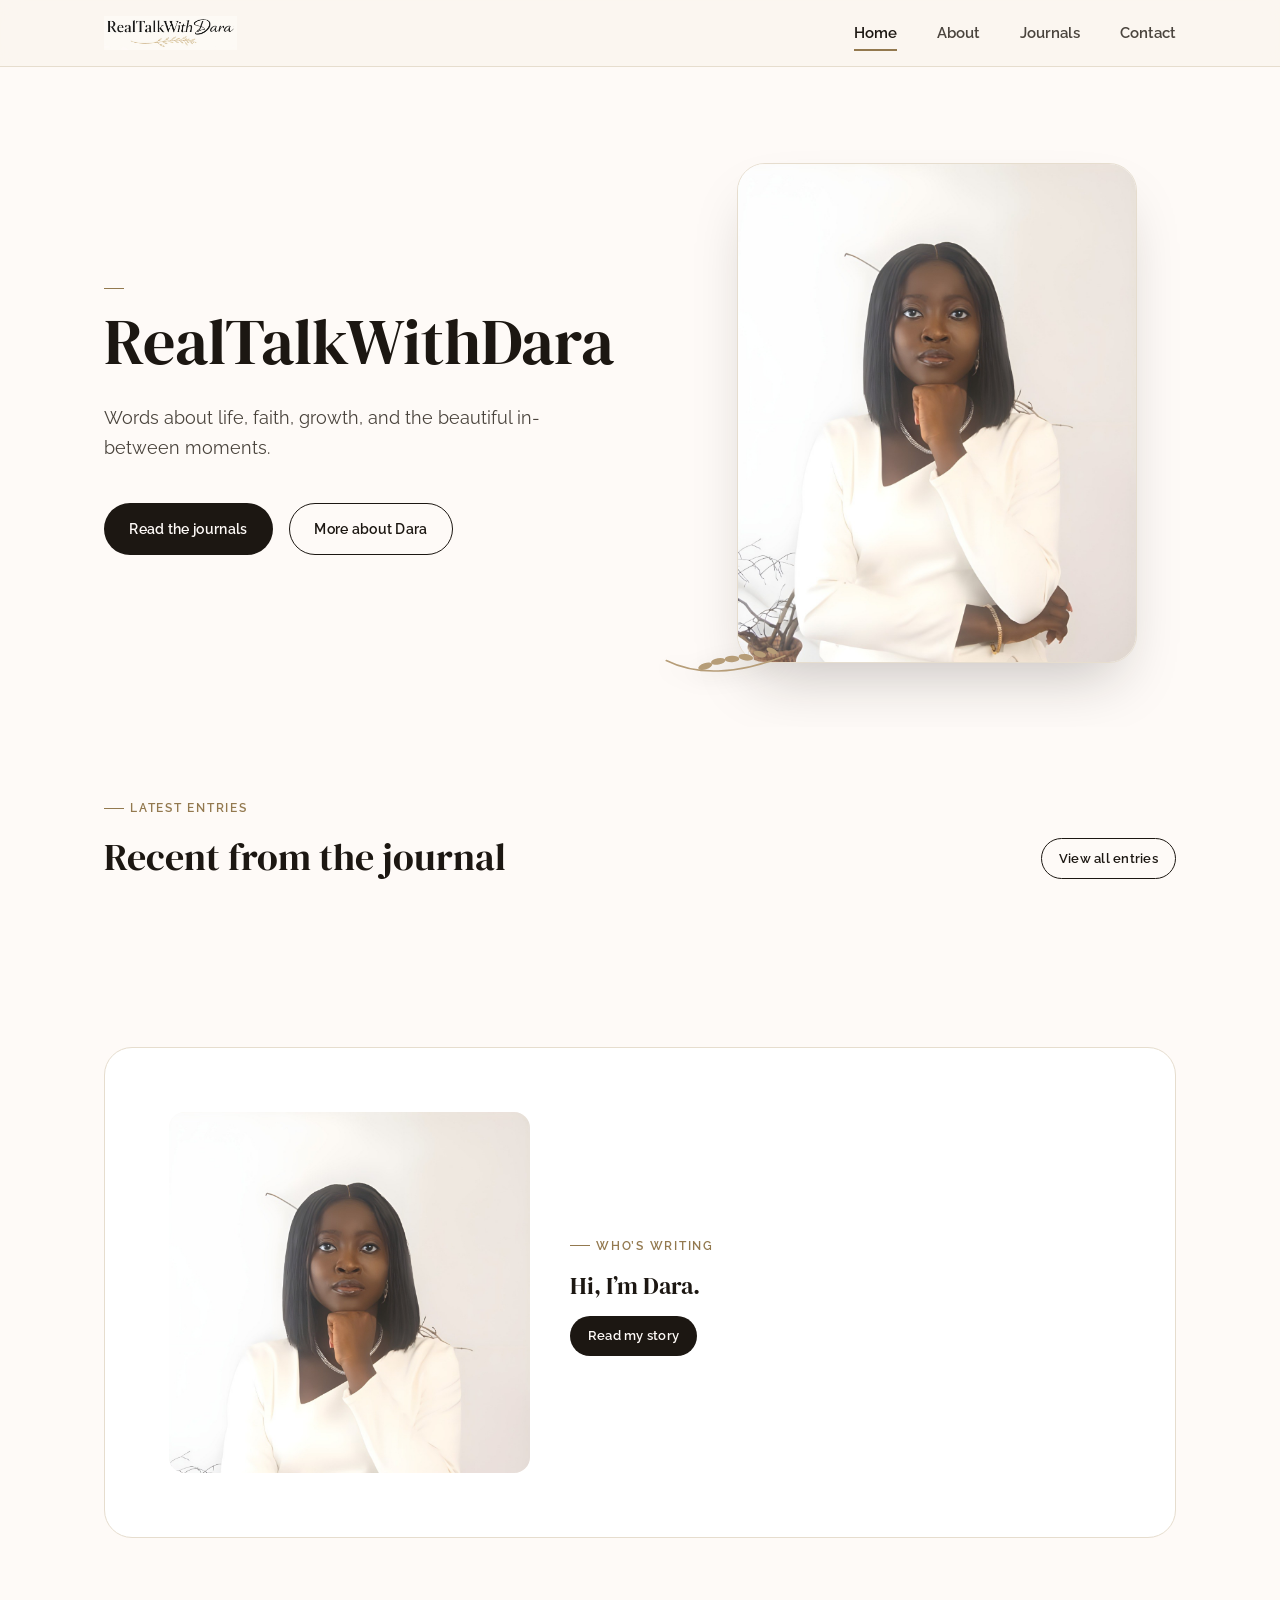
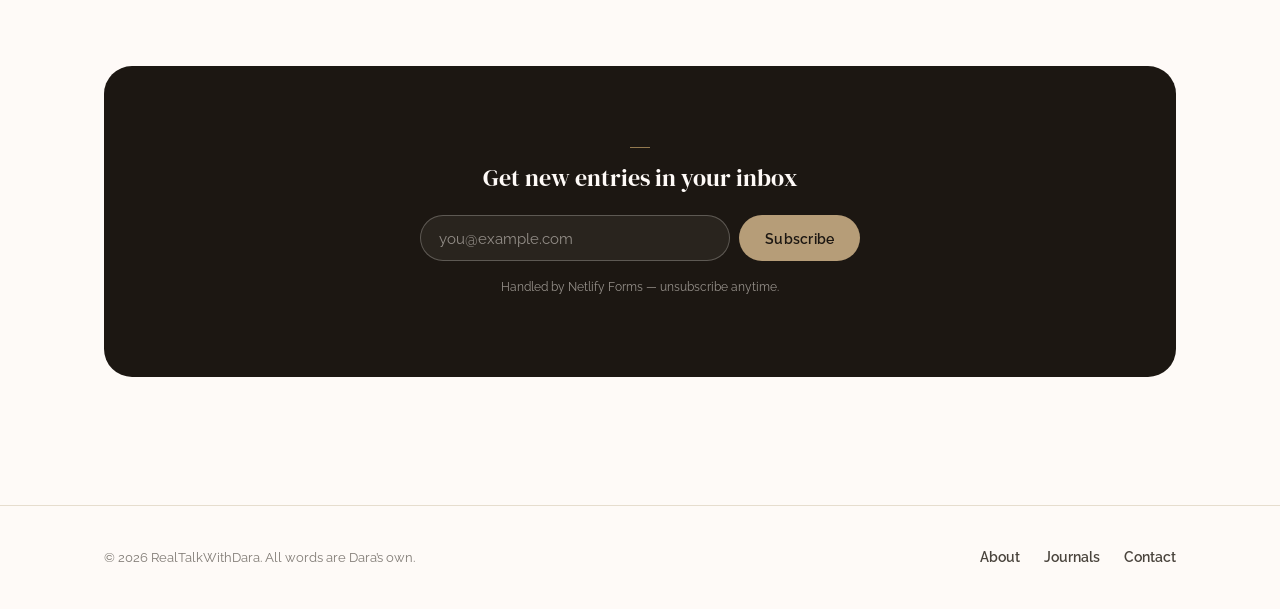
<file: index.html>
<!DOCTYPE html>
<html lang="en">
<head>
<meta charset="UTF-8">
<meta name="viewport" content="width=device-width, initial-scale=1">
<title>RealTalkWithDara — Words about life, faith, growth, and the beautiful in-between moments</title>
<meta name="description" content="RealTalkWithDara — words about life, faith, growth, and the beautiful in-between moments, written by Dara.">
<link rel="preconnect" href="https://fonts.googleapis.com">
<link rel="preconnect" href="https://fonts.gstatic.com" crossorigin>
<link href="https://fonts.googleapis.com/css2?family=DM+Serif+Display&family=Raleway:wght@400;500;600;700&display=swap" rel="stylesheet">
<link rel="stylesheet" href="/css/style.css">
</head>
<body>

<header class="site-header">
  <div class="container">
    <a href="/index.html" class="logo">
      <img data-setting-src="logo" src="/images/logo.jpg" alt="RealTalkWithDara">
    </a>
    <nav class="nav-links" id="nav-links">
      <a href="/index.html" aria-current="page">Home</a>
      <a href="/about.html">About</a>
      <a href="/journals/index.html">Journals</a>
      <a href="/contact.html">Contact</a>
    </nav>
    <button class="nav-toggle" aria-label="Toggle menu" aria-expanded="false">
      <span></span><span></span><span></span>
    </button>
  </div>
</header>

<section class="hero">
  <div class="container">
    <div class="hero-copy">
      <span class="eyebrow" data-setting="hero_eyebrow"></span>
      <h1 data-setting="hero_heading">RealTalkWithDara</h1>
      <p class="lede" data-setting="hero_lede">Words about life, faith, growth, and the beautiful in-between moments.</p>
      <div class="hero-actions">
        <a href="/journals/index.html" class="btn btn-primary">Read the journals</a>
        <a href="/about.html" class="btn btn-outline">More about Dara</a>
      </div>
    </div>
    <div class="hero-art">
      <div class="hero-photo-card">
        <img data-setting-src="hero_image" src="/images/dara-portrait-white.jpg" alt="Portrait of Dara">
      </div>
      <img class="hero-sprig" src="/images/sprig.svg" alt="" aria-hidden="true">
    </div>
  </div>
</section>

<section class="section">
  <div class="container">
    <div class="section-head">
      <div>
        <span class="eyebrow">Latest entries</span>
        <h2>Recent from the journal</h2>
      </div>
      <a href="/journals/index.html" class="btn btn-outline btn-small">View all entries</a>
    </div>
    <div class="post-grid" id="recent-posts"></div>
  </div>
</section>

<section class="section">
  <div class="container">
    <div class="about-teaser">
      <div class="portrait">
        <img data-setting-src="about_portrait" src="/images/dara-portrait-white.jpg" alt="Portrait of Dara">
      </div>
      <div>
        <span class="eyebrow">Who&rsquo;s writing</span>
        <h2>Hi, I&rsquo;m Dara.</h2>
        <p></p>
        <a href="/about.html" class="btn btn-primary btn-small">Read my story</a>
      </div>
    </div>
  </div>
</section>

<section class="section">
  <div class="container">
    <div class="cta-band">
      <span class="eyebrow" style="color:#EFC9A0"></span>
      <h2>Get new entries in your inbox</h2>
      <p class="lede"></p>
      <form class="cta-form" name="newsletter" method="POST" data-netlify="true" netlify-honeypot="bot-field">
        <input type="hidden" name="form-name" value="newsletter">
        <input type="text" name="bot-field" style="display:none">
        <input type="email" name="email" placeholder="you@example.com" required aria-label="Email address">
        <button type="submit" class="btn btn-primary">Subscribe</button>
      </form>
      <p class="form-note">Handled by Netlify Forms — unsubscribe anytime.</p>
    </div>
  </div>
</section>

<footer class="site-footer">
  <div class="container">
    <span class="copyright">&copy; <span data-year></span> RealTalkWithDara. All words are Dara&rsquo;s own.</span>
    <nav class="footer-links">
      <a href="/about.html">About</a>
      <a href="/journals/index.html">Journals</a>
      <a href="/contact.html">Contact</a>
    </nav>
  </div>
</footer>

<script src="/js/main.js"></script>
<script src="/js/render-home.js"></script>
</body>
</html>
</file>
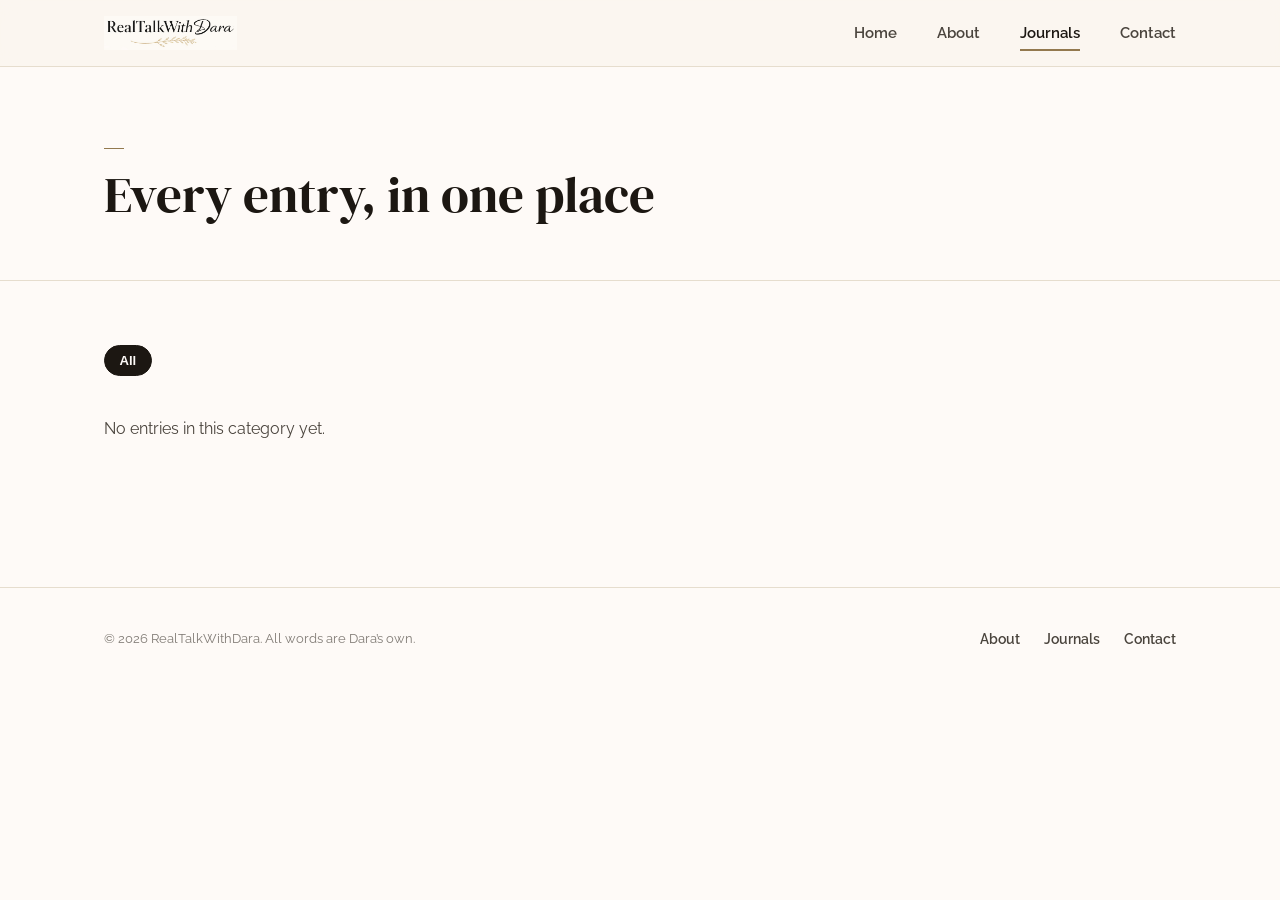
<file: journals/index.html>
<!DOCTYPE html>
<html lang="en">
<head>
<meta charset="UTF-8">
<meta name="viewport" content="width=device-width, initial-scale=1">
<title>Journals · RealTalkWithDara</title>
<meta name="description" content="All journal entries from RealTalkWithDara — on life, faith, growth, and the in-between.">
<link rel="preconnect" href="https://fonts.googleapis.com">
<link rel="preconnect" href="https://fonts.gstatic.com" crossorigin>
<link href="https://fonts.googleapis.com/css2?family=DM+Serif+Display&family=Raleway:wght@400;500;600;700&display=swap" rel="stylesheet">
<link rel="stylesheet" href="/css/style.css">
</head>
<body>

<header class="site-header">
  <div class="container">
    <a href="/index.html" class="logo">
      <img data-setting-src="logo" src="/images/logo.jpg" alt="RealTalkWithDara">
    </a>
    <nav class="nav-links" id="nav-links">
      <a href="/index.html">Home</a>
      <a href="/about.html">About</a>
      <a href="/journals/index.html" aria-current="page">Journals</a>
      <a href="/contact.html">Contact</a>
    </nav>
    <button class="nav-toggle" aria-label="Toggle menu" aria-expanded="false">
      <span></span><span></span><span></span>
    </button>
  </div>
</header>

<section class="page-header">
  <div class="container">
    <span class="eyebrow"></span>
    <h1>Every entry, in one place</h1>
    <p class="lede"></p>
  </div>
</section>

<section class="section">
  <div class="container">
    <div class="journal-toolbar" id="journal-filters"></div>
    <div class="journal-list" id="journal-list"></div>
  </div>
</section>

<footer class="site-footer">
  <div class="container">
    <span class="copyright">&copy; <span data-year></span> RealTalkWithDara. All words are Dara&rsquo;s own.</span>
    <nav class="footer-links">
      <a href="/about.html">About</a>
      <a href="/journals/index.html">Journals</a>
      <a href="/contact.html">Contact</a>
    </nav>
  </div>
</footer>

<script src="/js/main.js"></script>
<script src="/js/render-journals.js"></script>
</body>
</html>
</file>
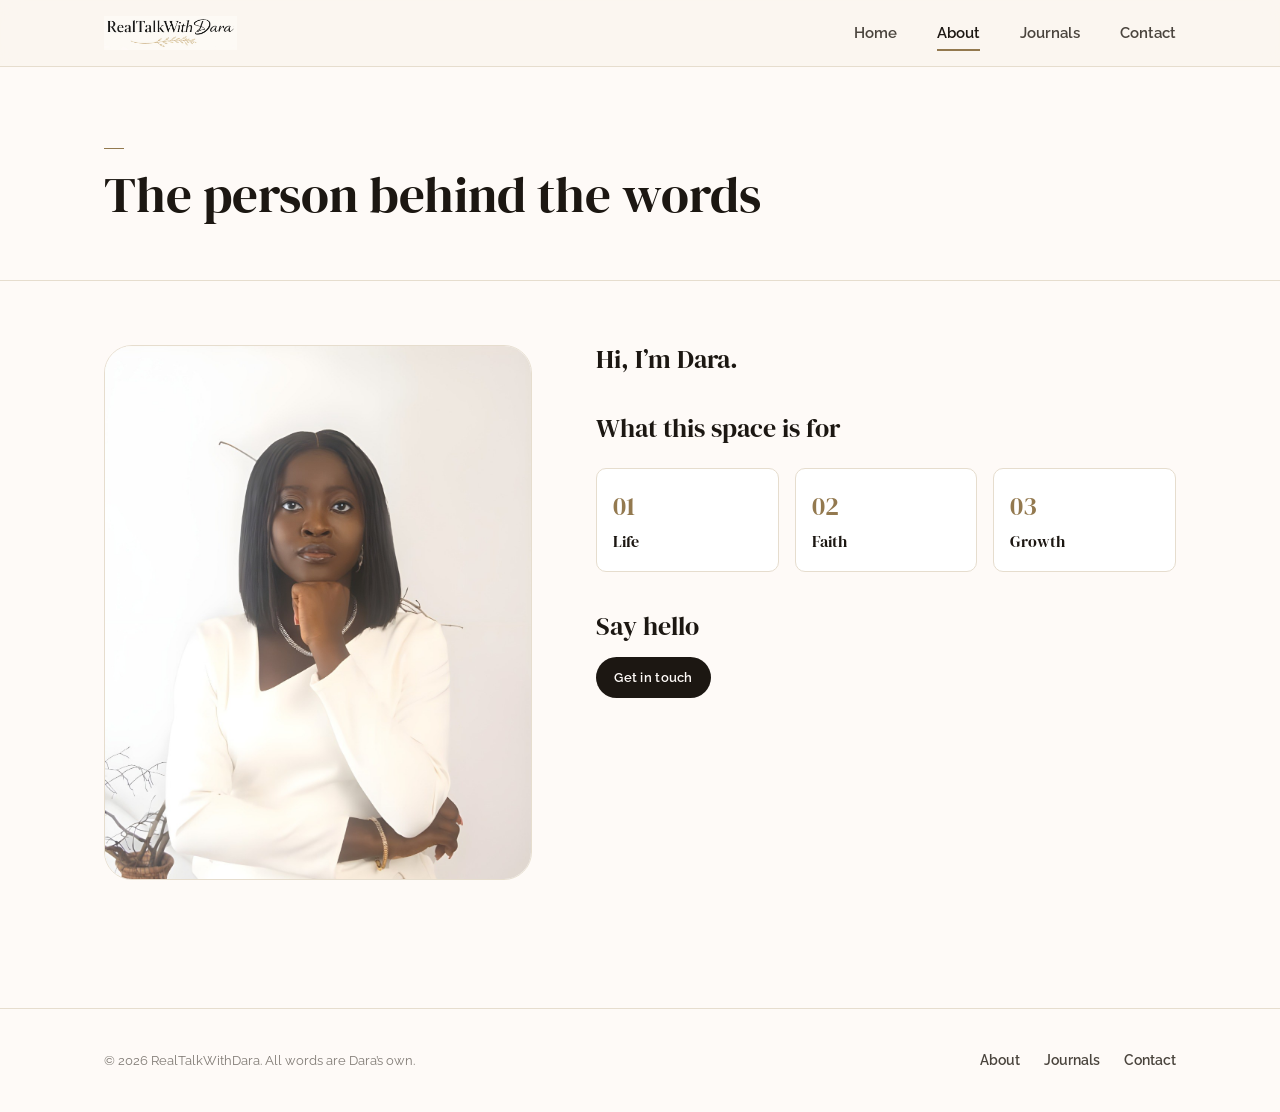
<file: about.html>
<!DOCTYPE html>
<html lang="en">
<head>
<meta charset="UTF-8">
<meta name="viewport" content="width=device-width, initial-scale=1">
<title>About Dara · RealTalkWithDara</title>
<meta name="description" content="Get to know Dara — the voice behind RealTalkWithDara.">
<link rel="preconnect" href="https://fonts.googleapis.com">
<link rel="preconnect" href="https://fonts.gstatic.com" crossorigin>
<link href="https://fonts.googleapis.com/css2?family=DM+Serif+Display&family=Raleway:wght@400;500;600;700&display=swap" rel="stylesheet">
<link rel="stylesheet" href="/css/style.css">
</head>
<body>

<header class="site-header">
  <div class="container">
    <a href="/index.html" class="logo">
      <img data-setting-src="logo" src="/images/logo.jpg" alt="RealTalkWithDara">
    </a>
    <nav class="nav-links" id="nav-links">
      <a href="/index.html">Home</a>
      <a href="/about.html" aria-current="page">About</a>
      <a href="/journals/index.html">Journals</a>
      <a href="/contact.html">Contact</a>
    </nav>
    <button class="nav-toggle" aria-label="Toggle menu" aria-expanded="false">
      <span></span><span></span><span></span>
    </button>
  </div>
</header>

<section class="page-header">
  <div class="container">
    <span class="eyebrow"></span>
    <h1>The person behind the words</h1>
    <p class="lede"></p>
  </div>
</section>

<section class="section">
  <div class="container about-body">
    <div class="portrait-lg">
      <img data-setting-src="about_portrait" src="/images/dara-portrait-white.jpg" alt="Portrait of Dara">
    </div>
    <div class="about-copy">
      <h2>Hi, I&rsquo;m Dara.</h2>
      <p data-setting="about_intro"></p>
      <p data-setting="about_secondary"></p>

      <h2>What this space is for</h2>
      <div class="pillars">
        <div class="pillar">
          <span class="num">01</span>
          <h4>Life</h4>
          <p></p>
        </div>
        <div class="pillar">
          <span class="num">02</span>
          <h4>Faith</h4>
          <p></p>
        </div>
        <div class="pillar">
          <span class="num">03</span>
          <h4>Growth</h4>
          <p></p>
        </div>
      </div>

      <h2>Say hello</h2>
      <p></p>
      <a href="/contact.html" class="btn btn-primary btn-small">Get in touch</a>
    </div>
  </div>
</section>

<footer class="site-footer">
  <div class="container">
    <span class="copyright">&copy; <span data-year></span> RealTalkWithDara. All words are Dara&rsquo;s own.</span>
    <nav class="footer-links">
      <a href="/about.html">About</a>
      <a href="/journals/index.html">Journals</a>
      <a href="/contact.html">Contact</a>
    </nav>
  </div>
</footer>

<script src="/js/main.js"></script>
</body>
</html>
</file>
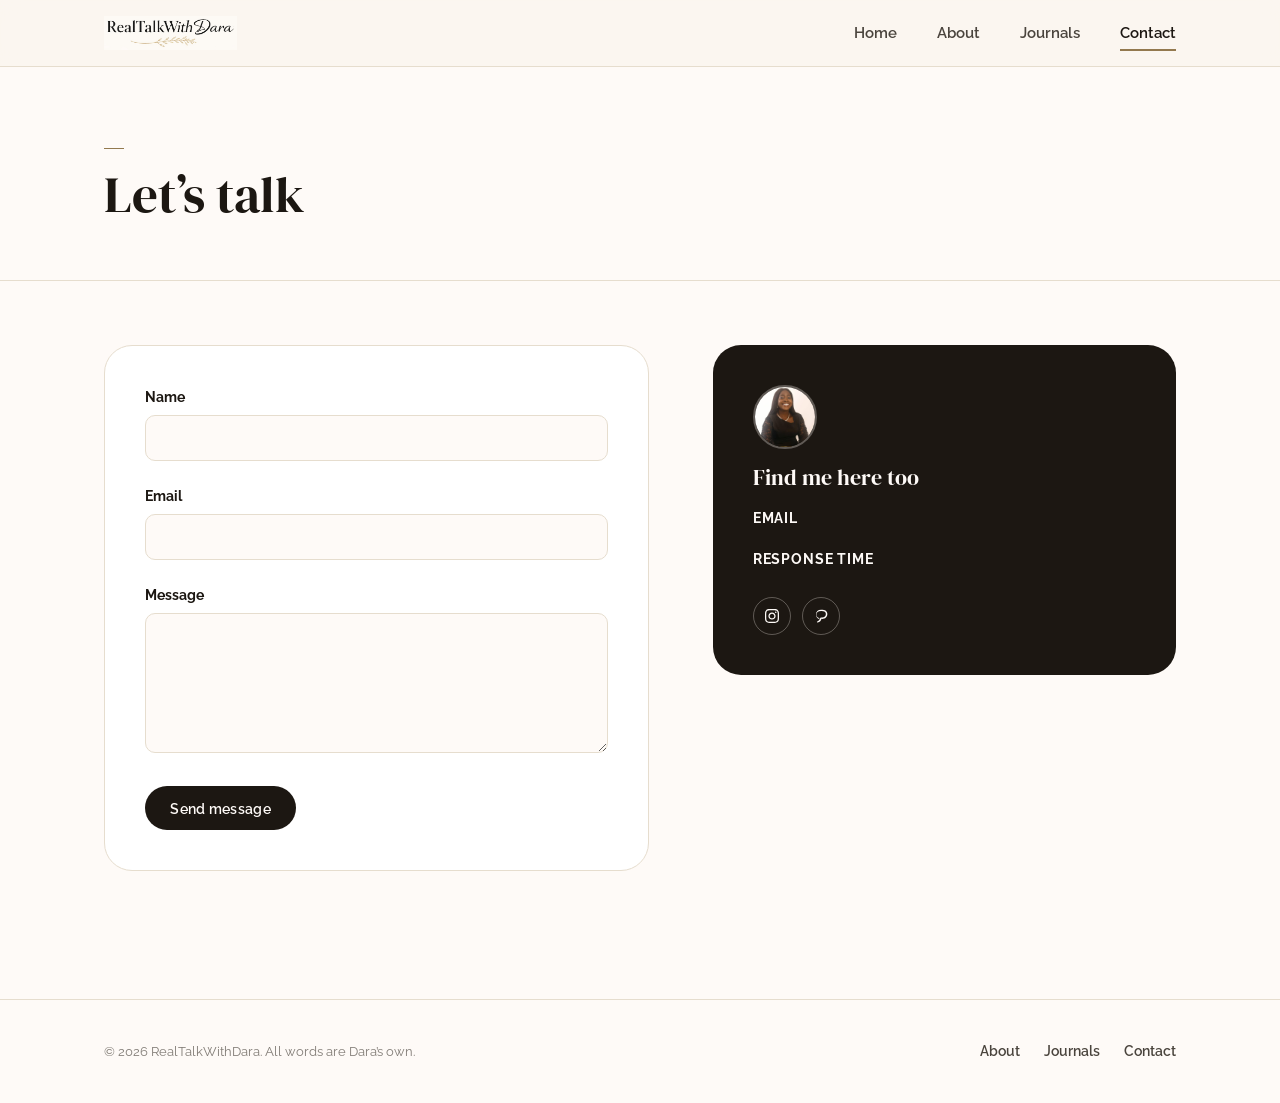
<file: contact.html>
<!DOCTYPE html>
<html lang="en">
<head>
<meta charset="UTF-8">
<meta name="viewport" content="width=device-width, initial-scale=1">
<title>Contact · RealTalkWithDara</title>
<meta name="description" content="Get in touch with RealTalkWithDara.">
<link rel="preconnect" href="https://fonts.googleapis.com">
<link rel="preconnect" href="https://fonts.gstatic.com" crossorigin>
<link href="https://fonts.googleapis.com/css2?family=DM+Serif+Display&family=Raleway:wght@400;500;600;700&display=swap" rel="stylesheet">
<link rel="stylesheet" href="/css/style.css">
</head>
<body>

<header class="site-header">
  <div class="container">
    <a href="/index.html" class="logo">
      <img data-setting-src="logo" src="/images/logo.jpg" alt="RealTalkWithDara">
    </a>
    <nav class="nav-links" id="nav-links">
      <a href="/index.html">Home</a>
      <a href="/about.html">About</a>
      <a href="/journals/index.html">Journals</a>
      <a href="/contact.html" aria-current="page">Contact</a>
    </nav>
    <button class="nav-toggle" aria-label="Toggle menu" aria-expanded="false">
      <span></span><span></span><span></span>
    </button>
  </div>
</header>

<section class="page-header">
  <div class="container">
    <span class="eyebrow"></span>
    <h1>Let&rsquo;s talk</h1>
    <p class="lede"></p>
  </div>
</section>

<section class="section">
  <div class="container contact-grid">
    <div class="contact-form">
      <div class="form-status" id="form-status">Thank you — your message is on its way. I&rsquo;ll get back to you soon.</div>
      <form name="contact" method="POST" data-netlify="true" netlify-honeypot="bot-field" id="contact-form">
        <input type="hidden" name="form-name" value="contact">
        <p style="display:none">
          <label>Don&rsquo;t fill this out: <input name="bot-field"></label>
        </p>
        <div class="field">
          <label for="name">Name</label>
          <input type="text" id="name" name="name" required>
        </div>
        <div class="field">
          <label for="email">Email</label>
          <input type="email" id="email" name="email" required>
        </div>
        <div class="field">
          <label for="message">Message</label>
          <textarea id="message" name="message" required></textarea>
        </div>
        <button type="submit" class="btn btn-primary">Send message</button>
      </form>
    </div>

    <aside class="contact-info">
      <div class="avatar">
        <img src="/images/dara-portrait-black.jpg" alt="Portrait of Dara">
      </div>
      <h3>Find me here too</h3>
      <p></p>

      <div class="info-line">
        <div>
          <strong>Email</strong>
          <span data-setting="contact_email"></span>
        </div>
      </div>
      <div class="info-line">
        <div>
          <strong>Response time</strong>
          <span data-setting="contact_response_time"></span>
        </div>
      </div>

      <div class="socials">
        <a href="#" data-setting-href="instagram_url" aria-label="Instagram">
          <svg viewBox="0 0 448 512"><path d="M224.1 141c-63.6 0-114.9 51.3-114.9 114.9s51.3 114.9 114.9 114.9S339 319.5 339 255.9 287.7 141 224.1 141zm0 189.6c-41.1 0-74.7-33.5-74.7-74.7s33.5-74.7 74.7-74.7 74.7 33.5 74.7 74.7-33.6 74.7-74.7 74.7zm146.4-194.3c0 14.9-12 26.8-26.8 26.8-14.9 0-26.8-12-26.8-26.8s12-26.8 26.8-26.8 26.8 12 26.8 26.8zm76.1 27.2c-1.7-35.9-9.9-67.7-36.2-93.9-26.2-26.2-58-34.4-93.9-36.2-37-2.1-147.9-2.1-184.9 0-35.8 1.7-67.6 9.9-93.9 36.1s-34.4 58-36.2 93.9c-2.1 37-2.1 147.9 0 184.9 1.7 35.9 9.9 67.7 36.2 93.9s58 34.4 93.9 36.2c37 2.1 147.9 2.1 184.9 0 35.9-1.7 67.7-9.9 93.9-36.2 26.2-26.2 34.4-58 36.2-93.9 2.1-37 2.1-147.8 0-184.8zM398.8 388c-7.8 19.6-22.9 34.7-42.6 42.6-29.5 11.7-99.5 9-132.1 9s-102.7 2.6-132.1-9c-19.6-7.8-34.7-22.9-42.6-42.6-11.7-29.5-9-99.5-9-132.1s-2.6-102.7 9-132.1c7.8-19.6 22.9-34.7 42.6-42.6 29.5-11.7 99.5-9 132.1-9s102.7-2.6 132.1 9c19.6 7.8 34.7 22.9 42.6 42.6 11.7 29.5 9 99.5 9 132.1s2.7 102.7-9 132.1z"/></svg>
        </a>
        <a href="#" data-setting-href="threads_url" aria-label="Threads">
          <svg viewBox="0 0 24 24"><path d="M12.2 2.5c-4.8 0-7.7 2.9-7.7 7.1 0 3.6 2.1 5.9 5.1 6.9-.2 1.8-1.3 3.1-3.1 3.7a.8.8 0 00.3 1.6c3.4-.6 5.4-2.6 5.9-5.5.3 0 .6.1.9.1 4.9 0 7.9-3 7.9-7.4 0-4.3-2.9-6.5-9.3-6.5zm.2 2c4.9 0 6.9 1.5 6.9 4.5 0 3.1-2.1 5.4-5.9 5.4-.5 0-1-.1-1.5-.2a.85.85 0 00-1 .7c-.2 1.2-.7 2.2-1.6 3 .2-.6.3-1.3.3-2a.85.85 0 00-.6-.8c-2.5-.8-3.9-2.4-3.9-4.9 0-3.2 2.2-5.7 7.3-5.7z"/></svg>
        </a>
      </div>
    </aside>
  </div>
</section>

<footer class="site-footer">
  <div class="container">
    <span class="copyright">&copy; <span data-year></span> RealTalkWithDara. All words are Dara&rsquo;s own.</span>
    <nav class="footer-links">
      <a href="/about.html">About</a>
      <a href="/journals/index.html">Journals</a>
      <a href="/contact.html">Contact</a>
    </nav>
  </div>
</footer>

<script src="/js/main.js"></script>
<script>
  var form = document.getElementById("contact-form");
  var status = document.getElementById("form-status");
  if (form) {
    form.addEventListener("submit", function (e) {
      var data = new FormData(form);
      e.preventDefault();
      fetch("/", {
        method: "POST",
        headers: { "Content-Type": "application/x-www-form-urlencoded" },
        body: new URLSearchParams(data).toString()
      }).then(function () {
        status.classList.add("success");
        form.reset();
      }).catch(function () {
        form.submit();
      });
    });
  }
</script>
</body>
</html>
</file>
<file: css/style.css>
/* =========================================================
   RealTalkWithDara — Design tokens
   ========================================================= */
:root {
  --cream:        #FEFAF7;
  --paper:        #FFFFFF;
  --ink:          #1C1712;
  --charcoal:     #4A443D;
  --charcoal-60:  rgba(74, 68, 61, 0.7);
  --gold:         #B69D78;
  --gold-deep:    #93794F;
  --mauve:        #8A5461;
  --mauve-deep:   #6E3E4A;
  --line:         #E6DDCE;

  --font-display: 'DM Serif Display', Georgia, serif;
  --font-body:    'Raleway', -apple-system, BlinkMacSystemFont, sans-serif;

  --max-width: 1120px;
  --radius-lg: 28px;
  --radius-md: 16px;
  --radius-sm: 10px;

  --space-1: 0.5rem;
  --space-2: 1rem;
  --space-3: 1.5rem;
  --space-4: 2.5rem;
  --space-5: 4rem;
  --space-6: 6rem;
}

@media (prefers-reduced-motion: reduce) {
  * { animation-duration: 0.001ms !important; animation-iteration-count: 1 !important; transition-duration: 0.001ms !important; }
}

/* =========================================================
   Reset
   ========================================================= */
*, *::before, *::after { box-sizing: border-box; }
html { scroll-behavior: smooth; }
body {
  margin: 0;
  background: var(--cream);
  color: var(--ink);
  font-family: var(--font-body);
  font-size: 16px;
  line-height: 1.65;
  -webkit-font-smoothing: antialiased;
}
img { max-width: 100%; display: block; }
a { color: inherit; text-decoration: none; }
ul { list-style: none; margin: 0; padding: 0; }
h1, h2, h3, h4 {
  font-family: var(--font-display);
  font-weight: 400;
  line-height: 1.15;
  margin: 0 0 var(--space-2);
  color: var(--ink);
}
p { margin: 0 0 var(--space-2); color: var(--charcoal); }

a:focus-visible,
button:focus-visible,
input:focus-visible,
textarea:focus-visible {
  outline: 2px solid var(--mauve);
  outline-offset: 3px;
  border-radius: 4px;
}

.container {
  max-width: var(--max-width);
  margin: 0 auto;
  padding: 0 var(--space-3);
}

.eyebrow {
  display: inline-flex;
  align-items: center;
  gap: 0.5em;
  font-size: 0.78rem;
  letter-spacing: 0.14em;
  text-transform: uppercase;
  color: var(--gold-deep);
  font-weight: 600;
  margin-bottom: var(--space-2);
}
.eyebrow::before {
  content: "";
  width: 20px;
  height: 1px;
  background: var(--gold-deep);
}

/* =========================================================
   Buttons
   ========================================================= */
.btn {
  display: inline-flex;
  align-items: center;
  gap: 0.5em;
  font-family: var(--font-body);
  font-weight: 600;
  font-size: 0.9rem;
  letter-spacing: 0.02em;
  padding: 0.9em 1.7em;
  border-radius: 999px;
  border: 1px solid transparent;
  cursor: pointer;
  transition: transform 0.18s ease, box-shadow 0.18s ease, background 0.18s ease, color 0.18s ease;
}
.btn-primary {
  background: var(--ink);
  color: var(--cream);
}
.btn-primary:hover {
  background: var(--mauve-deep);
  transform: translateY(-2px);
  box-shadow: 0 10px 24px rgba(28, 23, 18, 0.18);
}
.btn-outline {
  background: transparent;
  border-color: var(--ink);
  color: var(--ink);
}
.btn-outline:hover {
  background: var(--ink);
  color: var(--cream);
  transform: translateY(-2px);
}
.btn-small { padding: 0.65em 1.3em; font-size: 0.82rem; }

/* =========================================================
   Header / Nav
   ========================================================= */
.site-header {
  position: sticky;
  top: 0;
  z-index: 40;
  background: rgba(251, 246, 239, 0.9);
  backdrop-filter: blur(10px);
  border-bottom: 1px solid var(--line);
}
.site-header .container {
  display: flex;
  align-items: center;
  justify-content: space-between;
  padding-top: var(--space-2);
  padding-bottom: var(--space-2);
}
.logo {
  font-family: var(--font-display);
  font-size: 1.5rem;
  letter-spacing: 0.01em;
  color: var(--ink);
  display: flex;
  align-items: center;
}
.logo span { color: var(--mauve); }
.logo img { height: 34px; width: auto; display: block; }
.footer-logo img { height: 26px; width: auto; display: block; opacity: 0.85; }

.nav-links {
  display: flex;
  align-items: center;
  gap: var(--space-4);
}
.nav-links a {
  font-size: 0.92rem;
  font-weight: 600;
  color: var(--charcoal);
  position: relative;
  padding: 4px 0;
}
.nav-links a::after {
  content: "";
  position: absolute;
  left: 0; right: 100%;
  bottom: -2px;
  height: 2px;
  background: var(--gold-deep);
  transition: right 0.25s ease;
}
.nav-links a:hover::after,
.nav-links a[aria-current="page"]::after { right: 0; }
.nav-links a[aria-current="page"] { color: var(--ink); }

.nav-toggle {
  display: none;
  background: none;
  border: none;
  cursor: pointer;
  padding: 6px;
}
.nav-toggle span {
  display: block;
  width: 24px;
  height: 2px;
  background: var(--ink);
  margin: 5px 0;
  transition: transform 0.2s ease, opacity 0.2s ease;
}

@media (max-width: 780px) {
  .nav-toggle { display: block; }
  .nav-links {
    position: fixed;
    inset: 64px 0 auto 0;
    background: var(--paper);
    flex-direction: column;
    align-items: flex-start;
    gap: 0;
    padding: var(--space-2) var(--space-3) var(--space-3);
    border-bottom: 1px solid var(--line);
    transform: translateY(-8px);
    opacity: 0;
    pointer-events: none;
    transition: opacity 0.2s ease, transform 0.2s ease;
  }
  .nav-links.is-open {
    transform: translateY(0);
    opacity: 1;
    pointer-events: auto;
  }
  .nav-links a { display: block; width: 100%; padding: 0.85em 0; border-bottom: 1px solid var(--line); }
  .nav-links a::after { display: none; }
  body.nav-open .nav-toggle span:nth-child(1) { transform: translateY(7px) rotate(45deg); }
  body.nav-open .nav-toggle span:nth-child(2) { opacity: 0; }
  body.nav-open .nav-toggle span:nth-child(3) { transform: translateY(-7px) rotate(-45deg); }
}

/* =========================================================
   Hero
   ========================================================= */
.hero {
  padding: var(--space-6) 0 var(--space-5);
  overflow: hidden;
}
.hero .container {
  display: grid;
  grid-template-columns: 1.05fr 0.95fr;
  gap: var(--space-5);
  align-items: center;
}
.hero h1 {
  font-size: clamp(2.6rem, 5vw, 4.2rem);
  margin-bottom: var(--space-3);
}
.hero .lede {
  font-size: 1.15rem;
  max-width: 46ch;
  color: var(--charcoal);
  margin-bottom: var(--space-4);
}
.hero-actions { display: flex; flex-wrap: wrap; gap: var(--space-2); }

.hero-art {
  position: relative;
  display: flex;
  justify-content: center;
}
.hero-art svg { width: 100%; max-width: 460px; height: auto; }
.hero-photo-card {
  position: relative;
  width: 100%;
  max-width: 400px;
  border-radius: var(--radius-lg);
  overflow: hidden;
  border: 1px solid var(--line);
  box-shadow: 0 30px 60px -20px rgba(28, 23, 18, 0.25);
  aspect-ratio: 4 / 5;
  background: var(--paper);
}
.hero-photo-card img { width: 100%; height: 100%; object-fit: cover; object-position: top center; }
.hero-sprig {
  position: absolute;
  bottom: -22px;
  left: -34px;
  width: 130px;
  height: auto;
  z-index: 2;
  filter: drop-shadow(0 6px 10px rgba(28,23,18,0.12));
}
@media (max-width: 500px) {
  .hero-sprig { display: none; }
}

@media (max-width: 900px) {
  .hero .container { grid-template-columns: 1fr; }
  .hero-art { order: -1; max-width: 340px; margin: 0 auto var(--space-3); }
}

/* =========================================================
   Sections
   ========================================================= */
.section { padding: var(--space-5) 0; }
.section-head {
  display: flex;
  align-items: flex-end;
  justify-content: space-between;
  gap: var(--space-3);
  margin-bottom: var(--space-4);
  flex-wrap: wrap;
}
.section-head h2 { font-size: clamp(1.9rem, 3vw, 2.6rem); margin: 0; }
.section-head .lede { color: var(--charcoal); max-width: 52ch; margin: 0; }

/* Post cards */
.post-grid {
  display: grid;
  grid-template-columns: repeat(3, 1fr);
  gap: var(--space-3);
}
@media (max-width: 900px) { .post-grid { grid-template-columns: repeat(2, 1fr); } }
@media (max-width: 620px) { .post-grid { grid-template-columns: 1fr; } }

.post-card {
  background: var(--paper);
  border-radius: var(--radius-md);
  overflow: hidden;
  border: 1px solid var(--line);
  display: flex;
  flex-direction: column;
  transition: transform 0.2s ease, box-shadow 0.2s ease;
}
.post-card:hover {
  transform: translateY(-4px);
  box-shadow: 0 18px 34px rgba(28, 23, 18, 0.08);
}
.post-card .thumb {
  aspect-ratio: 4 / 3;
  background: var(--cream);
}
.post-card .thumb svg { width: 100%; height: 100%; }
.post-card .body { padding: var(--space-3); flex: 1; display: flex; flex-direction: column; }
.post-card .meta {
  font-size: 0.76rem;
  letter-spacing: 0.06em;
  text-transform: uppercase;
  color: var(--gold-deep);
  font-weight: 700;
  margin-bottom: 0.6em;
}
.post-card h3 { font-size: 1.35rem; margin-bottom: 0.5em; }
.post-card p { font-size: 0.95rem; flex: 1; }
.post-card .read-more {
  margin-top: var(--space-2);
  font-weight: 700;
  font-size: 0.85rem;
  color: var(--ink);
  display: inline-flex;
  align-items: center;
  gap: 0.4em;
}
.post-card .read-more .arrow { transition: transform 0.18s ease; }
.post-card:hover .read-more .arrow { transform: translateX(4px); }

/* About teaser */
.about-teaser {
  background: var(--paper);
  border-radius: var(--radius-lg);
  border: 1px solid var(--line);
  padding: var(--space-5);
  display: grid;
  grid-template-columns: 0.8fr 1.2fr;
  gap: var(--space-4);
  align-items: center;
}
.about-teaser .portrait {
  aspect-ratio: 1;
  border-radius: var(--radius-md);
  overflow: hidden;
  background: var(--cream);
}
.about-teaser .portrait img,
.about-body .portrait-lg img { width: 100%; height: 100%; object-fit: cover; object-position: top center; }
@media (max-width: 780px) {
  .about-teaser { grid-template-columns: 1fr; padding: var(--space-4); }
  .about-teaser .portrait { max-width: 220px; margin: 0 auto; }
}

/* Newsletter / CTA band */
.cta-band {
  background: var(--ink);
  color: var(--cream);
  border-radius: var(--radius-lg);
  padding: var(--space-5);
  text-align: center;
}
.cta-band h2 { color: var(--cream); }
.cta-band .lede { color: rgba(251, 246, 239, 0.75); margin: 0 auto var(--space-3); }
.cta-form {
  display: flex;
  gap: 0.6rem;
  max-width: 440px;
  margin: 0 auto;
  flex-wrap: wrap;
  justify-content: center;
}
.cta-form input[type="email"] {
  flex: 1;
  min-width: 220px;
  padding: 0.9em 1.2em;
  border-radius: 999px;
  border: 1px solid rgba(251, 246, 239, 0.25);
  background: rgba(251, 246, 239, 0.06);
  color: var(--cream);
  font-family: var(--font-body);
  font-size: 0.92rem;
}
.cta-form input[type="email"]::placeholder { color: rgba(251, 246, 239, 0.5); }
.cta-form .btn-primary { background: var(--gold); color: var(--ink); }
.cta-form .btn-primary:hover { background: var(--cream); }
.form-note { font-size: 0.78rem; color: rgba(251, 246, 239, 0.55); margin-top: var(--space-2); }

/* =========================================================
   Page header (About / Contact / Journals / Post)
   ========================================================= */
.page-header {
  padding: var(--space-5) 0 var(--space-4);
  border-bottom: 1px solid var(--line);
}
.page-header h1 { font-size: clamp(2.2rem, 4vw, 3.2rem); }
.page-header .lede { max-width: 60ch; }

/* About page */
.about-body {
  display: grid;
  grid-template-columns: 0.85fr 1.15fr;
  gap: var(--space-5);
  align-items: start;
}
.about-body .portrait-lg {
  border-radius: var(--radius-lg);
  overflow: hidden;
  background: var(--paper);
  border: 1px solid var(--line);
  position: sticky;
  top: 100px;
  aspect-ratio: 4 / 5;
}
.about-body .portrait-lg svg { width: 100%; height: auto; }
.about-copy h2 { font-size: 1.6rem; margin-top: var(--space-4); }
.about-copy h2:first-child { margin-top: 0; }
.pillars {
  display: grid;
  grid-template-columns: repeat(3, 1fr);
  gap: var(--space-2);
  margin: var(--space-3) 0;
}
.pillar {
  background: var(--paper);
  border: 1px solid var(--line);
  border-radius: var(--radius-sm);
  padding: var(--space-2);
}
.pillar .num { font-family: var(--font-display); font-size: 1.6rem; color: var(--gold-deep); }
.pillar h4 { font-size: 1rem; margin: 0.3em 0; }
.pillar p { font-size: 0.88rem; margin: 0; }

@media (max-width: 900px) {
  .about-body { grid-template-columns: 1fr; }
  .about-body .portrait-lg { position: static; max-width: 320px; margin: 0 auto; }
  .pillars { grid-template-columns: 1fr; }
}

/* Contact page */
.contact-grid {
  display: grid;
  grid-template-columns: 1fr 0.85fr;
  gap: var(--space-5);
  align-items: start;
}
.contact-form {
  background: var(--paper);
  border: 1px solid var(--line);
  border-radius: var(--radius-lg);
  padding: var(--space-4);
}
.field { margin-bottom: var(--space-3); }
.field label {
  display: block;
  font-size: 0.85rem;
  font-weight: 700;
  margin-bottom: 0.5em;
  color: var(--ink);
}
.field input,
.field textarea {
  width: 100%;
  padding: 0.85em 1em;
  border-radius: var(--radius-sm);
  border: 1px solid var(--line);
  background: var(--cream);
  font-family: var(--font-body);
  font-size: 0.95rem;
  color: var(--ink);
}
.field textarea { resize: vertical; min-height: 140px; }
.field input:focus, .field textarea:focus { outline: none; border-color: var(--gold-deep); background: var(--paper); }

.contact-info {
  background: var(--ink);
  color: var(--cream);
  border-radius: var(--radius-lg);
  padding: var(--space-4);
}
.contact-info h3 { color: var(--cream); font-size: 1.4rem; }
.contact-info p { color: rgba(251, 246, 239, 0.75); }
.contact-info .info-line { display: flex; gap: 0.8em; margin-bottom: var(--space-2); align-items: flex-start; }
.contact-info .info-line strong { display: block; color: var(--cream); font-size: 0.85rem; text-transform: uppercase; letter-spacing: 0.06em; margin-bottom: 0.2em; }
.contact-info .avatar {
  width: 64px; height: 64px;
  border-radius: 999px;
  overflow: hidden;
  margin-bottom: var(--space-2);
  border: 2px solid rgba(251, 246, 239, 0.3);
}
.contact-info .avatar img { width: 100%; height: 100%; object-fit: cover; object-position: top center; }
.contact-info .socials { display: flex; gap: 0.7em; margin-top: var(--space-3); }
.contact-info .socials a {
  width: 38px; height: 38px;
  border-radius: 999px;
  border: 1px solid rgba(251, 246, 239, 0.3);
  display: flex; align-items: center; justify-content: center;
  transition: background 0.18s ease, transform 0.18s ease;
}
.contact-info .socials a:hover { background: var(--gold); transform: translateY(-2px); }
.contact-info .socials svg { width: 16px; height: 16px; fill: var(--cream); }

.form-status { display: none; padding: 0.9em 1.1em; border-radius: var(--radius-sm); font-size: 0.9rem; margin-bottom: var(--space-2); }
.form-status.success { display: block; background: rgba(138, 84, 97, 0.1); color: var(--mauve-deep); border: 1px solid rgba(138, 84, 97, 0.25); }

@media (max-width: 900px) { .contact-grid { grid-template-columns: 1fr; } }

/* Journals listing */
.journal-toolbar {
  display: flex;
  gap: 0.6em;
  flex-wrap: wrap;
  margin-bottom: var(--space-4);
}
.filter-pill {
  border: 1px solid var(--line);
  background: var(--paper);
  padding: 0.55em 1.1em;
  border-radius: 999px;
  font-size: 0.82rem;
  font-weight: 600;
  cursor: pointer;
  color: var(--charcoal);
  transition: background 0.18s ease, color 0.18s ease, border-color 0.18s ease;
}
.filter-pill:hover { border-color: var(--gold-deep); }
.filter-pill.active { background: var(--ink); color: var(--cream); border-color: var(--ink); }

.journal-list { display: flex; flex-direction: column; gap: var(--space-3); }
.journal-row {
  display: grid;
  grid-template-columns: 220px 1fr;
  gap: var(--space-3);
  background: var(--paper);
  border: 1px solid var(--line);
  border-radius: var(--radius-md);
  padding: var(--space-2);
  align-items: center;
  transition: box-shadow 0.2s ease, transform 0.2s ease;
}
.journal-row:hover { box-shadow: 0 14px 30px rgba(28,23,18,0.07); transform: translateY(-2px); }
.journal-row .thumb { aspect-ratio: 4/3; border-radius: var(--radius-sm); overflow: hidden; background: var(--cream); }
.journal-row .thumb svg { width: 100%; height: 100%; }
.journal-row h3 { font-size: 1.4rem; margin-bottom: 0.3em; }
.journal-row .meta { font-size: 0.76rem; text-transform: uppercase; letter-spacing: 0.06em; color: var(--gold-deep); font-weight: 700; margin-bottom: 0.5em; }
.journal-row p { margin-bottom: 0.6em; }

@media (max-width: 700px) {
  .journal-row { grid-template-columns: 1fr; }
  .journal-row .thumb { max-height: 180px; }
}

/* Single post */
.post-header { padding-bottom: var(--space-3); }
.post-header .meta { font-size: 0.8rem; text-transform: uppercase; letter-spacing: 0.07em; color: var(--gold-deep); font-weight: 700; margin-bottom: 0.8em; }
.post-header h1 { font-size: clamp(2.1rem, 4vw, 3rem); }
.post-hero-art { border-radius: var(--radius-lg); overflow: hidden; border: 1px solid var(--line); margin: var(--space-3) 0 var(--space-4); background: var(--paper); }
.post-hero-art svg { width: 100%; height: auto; display: block; }
.post-body { max-width: 68ch; margin: 0 auto; font-size: 1.05rem; }
.post-body p { margin-bottom: 1.3em; color: var(--ink); }
.post-body p:first-of-type::first-letter {
  font-family: var(--font-display);
  font-size: 3.2em;
  float: left;
  line-height: 0.8;
  padding: 0.08em 0.12em 0 0;
  color: var(--mauve);
}
.post-footer {
  max-width: 68ch;
  margin: var(--space-4) auto 0;
  padding-top: var(--space-3);
  border-top: 1px solid var(--line);
  display: flex;
  justify-content: space-between;
  align-items: center;
  flex-wrap: wrap;
  gap: var(--space-2);
}
.post-not-found { text-align: center; padding: var(--space-6) 0; }

/* =========================================================
   Footer
   ========================================================= */
.site-footer {
  border-top: 1px solid var(--line);
  padding: var(--space-4) 0;
  margin-top: var(--space-5);
}
.site-footer .container {
  display: flex;
  justify-content: space-between;
  align-items: center;
  gap: var(--space-2);
  flex-wrap: wrap;
}
.footer-links { display: flex; gap: var(--space-3); }
.footer-links a { font-size: 0.85rem; color: var(--charcoal); font-weight: 600; }
.footer-links a:hover { color: var(--ink); }
.copyright { font-size: 0.82rem; color: var(--charcoal-60); }

/* Utility */
.text-center { text-align: center; }
.mx-auto { margin-left: auto; margin-right: auto; }
</file>
